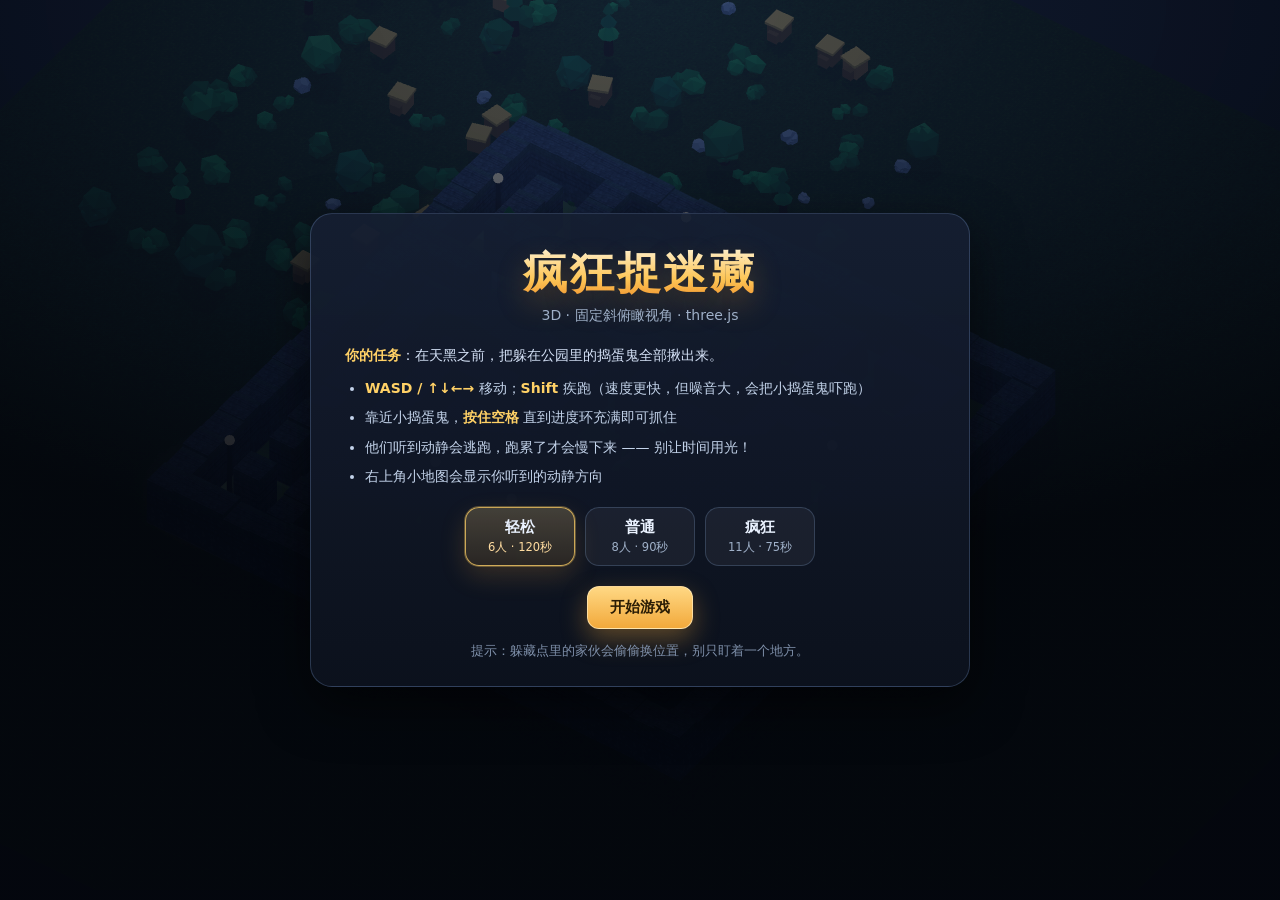
<file: index.html>
<!DOCTYPE html>
<html lang="zh-CN">
<head>
<meta charset="UTF-8" />
<meta name="viewport" content="width=device-width, initial-scale=1, user-scalable=no" />
<title>疯狂捉迷藏 · Hide &amp; Seek 3D</title>
<meta name="theme-color" content="#0e1421" />
<meta name="description" content="three.js 固定斜俯瞰视角的 3D 捉迷藏游戏：在天黑前把躲在公园里的捣蛋鬼全部找出来。" />
<!-- 内联矢量图标：手电筒光锥 + 被找到的小家伙（无外部请求） -->
<link rel="icon" href="data:image/svg+xml,%3Csvg xmlns='http://www.w3.org/2000/svg' viewBox='0 0 64 64'%3E%3Crect width='64' height='64' rx='14' fill='%230e1421'/%3E%3Cpath d='M14 52 L50 20 L54 24 L18 56 Z' fill='%23ffd166' opacity='.35'/%3E%3Ccircle cx='47' cy='17' r='9' fill='%23ffe9a8'/%3E%3Ccircle cx='22' cy='44' r='9' fill='%237fe7d6'/%3E%3Ccircle cx='19' cy='42' r='1.8' fill='%230e1421'/%3E%3Ccircle cx='25' cy='42' r='1.8' fill='%230e1421'/%3E%3C/svg%3E" />
<link rel="stylesheet" href="css/style.css" />
</head>
<body>
<div id="app">
  <canvas id="game-canvas"></canvas>

  <!-- ===================== HUD ===================== -->
  <div id="hud" class="hidden">
    <div class="hud-top">
      <div class="panel stat">
        <span class="label">剩余时间</span>
        <span class="value" id="stat-time">90</span>
        <div class="bar"><i id="time-bar"></i></div>
      </div>
      <div class="panel stat">
        <span class="label">抓到</span>
        <span class="value"><b id="stat-found">0</b> / <span id="stat-total">8</span></span>
      </div>
      <div class="panel stat">
        <span class="label">噪音</span>
        <span class="value" id="stat-noise">安静</span>
        <div class="bar noise"><i id="noise-bar"></i></div>
      </div>
      <div class="panel stat">
        <span class="label">关卡</span>
        <span class="value" id="stat-level">1</span>
      </div>
      <div class="hud-buttons">
        <button class="btn ghost" id="btn-pause" title="暂停 / 继续 (Esc)">⏸</button>
        <button class="btn ghost" id="btn-sound" title="音效开关 (M)">🔊</button>
      </div>
    </div>

    <div id="toast"></div>
    <div id="minimap-wrap" class="panel">
      <canvas id="minimap" width="210" height="210"></canvas>
      <div class="mm-title">小地图</div>
    </div>
    <!-- 触屏虚拟摇杆 -->
    <div id="joystick" class="hidden">
      <div class="joy-base"><i class="joy-knob"></i></div>
      <div class="joy-hint">按住拖动移动</div>
    </div>
    <button id="btn-grab" class="hidden">抓<i>住</i></button>

    <div class="hint">
      <b>WASD</b>/方向键 移动 · <b>Shift</b> 疾跑(吵) · <b>空格</b> 抓住 · <b>Esc</b> 暂停
    </div>
  </div>

  <!-- ===================== 开始界面 ===================== -->
  <div id="screen-start" class="screen">
    <div class="card">
      <h1>疯狂捉迷藏</h1>
      <p class="sub">3D · 固定斜俯瞰视角 · three.js</p>
      <div class="rules">
        <p><b>你的任务</b>：在天黑之前，把躲在公园里的捣蛋鬼全部揪出来。</p>
        <ul>
          <li><b>WASD / ↑↓←→</b> 移动；<b>Shift</b> 疾跑（速度更快，但噪音大，会把小捣蛋鬼吓跑）</li>
          <li>靠近小捣蛋鬼，<b>按住空格</b> 直到进度环充满即可抓住</li>
          <li>他们听到动静会逃跑，跑累了才会慢下来 —— 别让时间用光！</li>
          <li>右上角小地图会显示你听到的动静方向</li>
        </ul>
      </div>
      <div class="diff-row" id="diff-row">
        <button class="diff selected" data-diff="easy">轻松<b>6人 · 120秒</b></button>
        <button class="diff" data-diff="normal">普通<b>8人 · 90秒</b></button>
        <button class="diff" data-diff="hard">疯狂<b>11人 · 75秒</b></button>
      </div>
      <button class="btn primary" id="btn-start">开始游戏</button>
      <p class="foot">提示：躲藏点里的家伙会偷偷换位置，别只盯着一个地方。</p>
    </div>
  </div>

  <!-- ===================== 倒数 ===================== -->
  <div id="countdown" class="hidden"><span id="countdown-text">3</span></div>

  <!-- ===================== 结算界面 ===================== -->
  <div id="screen-end" class="screen hidden">
    <div class="card">
      <h2 id="end-title">游戏结束</h2>
      <p id="end-desc" class="sub"></p>
      <div id="end-stats" class="end-stats"></div>
      <div class="diff-row">
        <button class="btn primary" id="btn-again">再来一局</button>
        <button class="btn" id="btn-next">下一关</button>
        <button class="btn ghost" id="btn-menu">返回主菜单</button>
      </div>
    </div>
  </div>

  <!-- ===================== 暂停 ===================== -->
  <div id="screen-pause" class="screen hidden">
    <div class="card small">
      <h2>已暂停</h2>
      <p class="sub" id="pause-tip">按 Esc 继续游戏</p>
      <button class="btn primary" id="btn-resume">继续</button>
      <button class="btn ghost" id="btn-restart">重新开始</button>
    </div>
  </div>

  <div id="loading" class="screen"><div class="card small"><h2>加载中…</h2><p class="sub" id="loading-tip">正在生成公园</p></div></div>
</div>

<script src="vendor/three.min.js"></script>
<script src="js/core/util.js"></script>
<script src="js/core/audio.js"></script>
<script src="js/core/input.js"></script>
<script src="js/game/maze.js"></script>
<script src="js/game/scene.js"></script>
<script src="js/game/characters.js"></script>
<script src="js/game/particles.js"></script>
<script src="js/game/minimap.js"></script>
<script src="js/game/game.js"></script>
<script src="js/main.js"></script>
</body>
</html>
</file>
<file: css/style.css>
/* ===================== 疯狂捉迷藏 · UI ===================== */
:root {
  --ink: #eaf2ff;
  --dim: #9fb0c8;
  --gold: #ffd166;
  --cyan: #7fe7d6;
  --danger: #ff6b6b;
  --panel: rgba(14, 20, 33, 0.62);
  --panel-line: rgba(150, 190, 255, 0.18);
  --shadow: 0 18px 50px rgba(0, 0, 0, 0.55);
}

* { box-sizing: border-box; }

html, body {
  margin: 0;
  padding: 0;
  height: 100%;
  overflow: hidden;
  background: #070b14;
  color: var(--ink);
  font-family: "PingFang SC", "Hiragino Sans GB", "Microsoft YaHei", "Noto Sans SC", system-ui, -apple-system, sans-serif;
  -webkit-font-smoothing: antialiased;
  user-select: none;
  -webkit-user-select: none;
}

#app { position: fixed; inset: 0; }

#game-canvas {
  position: absolute;
  inset: 0;
  display: block;
  width: 100%;
  height: 100%;
  touch-action: none;
}

.hidden { display: none !important; }

/* ---------------- 面板通用 ---------------- */
.panel {
  background: var(--panel);
  border: 1px solid var(--panel-line);
  border-radius: 14px;
  backdrop-filter: blur(10px) saturate(1.2);
  -webkit-backdrop-filter: blur(10px) saturate(1.2);
  box-shadow: var(--shadow);
}

.btn {
  appearance: none;
  border: 1px solid rgba(160, 200, 255, 0.22);
  background: rgba(255, 255, 255, 0.06);
  color: var(--ink);
  font: inherit;
  font-size: 15px;
  padding: 11px 22px;
  border-radius: 12px;
  cursor: pointer;
  transition: transform 0.12s ease, background 0.18s ease, box-shadow 0.18s ease, border-color 0.18s ease;
}
.btn:hover { background: rgba(255, 255, 255, 0.13); transform: translateY(-1px); }
.btn:active { transform: translateY(1px) scale(0.99); }
.btn.primary {
  background: linear-gradient(180deg, #ffd884, #f2a93b);
  color: #2a1c05;
  font-weight: 800;
  border-color: rgba(255, 235, 190, 0.7);
  box-shadow: 0 10px 26px rgba(242, 169, 59, 0.35);
}
.btn.primary:hover { box-shadow: 0 14px 32px rgba(242, 169, 59, 0.5); }
.btn.ghost { padding: 9px 14px; font-size: 14px; }

/* ---------------- HUD ---------------- */
#hud { position: absolute; inset: 0; pointer-events: none; }
#hud .hud-top {
  position: absolute;
  top: 14px;
  left: 14px;
  right: 14px;
  display: flex;
  gap: 10px;
  align-items: flex-start;
  flex-wrap: wrap;
}
.stat {
  padding: 8px 14px;
  min-width: 104px;
  display: flex;
  flex-direction: column;
  gap: 2px;
}
.stat .label { font-size: 11px; letter-spacing: 0.12em; color: var(--dim); }
.stat .value { font-size: 20px; font-weight: 800; line-height: 1.15; font-variant-numeric: tabular-nums; }
.stat .value b { color: var(--gold); }
.stat .bar {
  height: 5px;
  border-radius: 3px;
  background: rgba(255, 255, 255, 0.12);
  overflow: hidden;
  margin-top: 3px;
}
.stat .bar i {
  display: block;
  height: 100%;
  width: 100%;
  border-radius: 3px;
  background: linear-gradient(90deg, #7fe7d6, #4fc3f7);
  transition: width 0.15s linear, background 0.3s ease;
}
.stat .bar i.low { background: linear-gradient(90deg, #ffb35c, #ff5c5c); }
.stat .bar.noise i { background: linear-gradient(90deg, #86e3a2, #ffd166, #ff6b6b); width: 6%; }
.stat.hot { border-color: rgba(255, 120, 120, 0.55); box-shadow: 0 0 0 1px rgba(255, 107, 107, 0.25), var(--shadow); }

.hud-buttons { margin-left: auto; display: flex; gap: 8px; pointer-events: auto; }

#toast {
  position: absolute;
  left: 50%;
  top: 96px;
  transform: translateX(-50%);
  display: flex;
  flex-direction: column;
  gap: 8px;
  align-items: center;
  pointer-events: none;
}
#toast .msg {
  padding: 8px 18px;
  border-radius: 999px;
  background: rgba(10, 16, 28, 0.72);
  border: 1px solid var(--panel-line);
  font-size: 14px;
  font-weight: 700;
  animation: toast-in 0.28s cubic-bezier(0.2, 1.4, 0.5, 1), toast-out 0.4s ease 1.5s forwards;
  backdrop-filter: blur(8px);
}
#toast .msg.warn { color: #ffd0d0; border-color: rgba(255, 107, 107, 0.5); }
/* 撞到障碍物的提示：暖黄色 + 轻微抖动，一眼就能看到 */
#toast .msg.block {
  color: #ffedc4;
  border-color: rgba(255, 209, 102, 0.6);
  background: rgba(38, 27, 8, 0.82);
  animation: toast-in 0.24s cubic-bezier(0.2, 1.4, 0.5, 1), shake 0.42s ease 0.12s, toast-out 0.4s ease 1.7s forwards;
}
@keyframes shake {
  0%, 100% { transform: translateX(0); }
  20% { transform: translateX(-6px); }
  40% { transform: translateX(5px); }
  60% { transform: translateX(-3px); }
  80% { transform: translateX(2px); }
}
#toast .msg.good { color: #d6ffe6; border-color: rgba(126, 231, 214, 0.5); }
#toast .msg.gold { color: #fff1c9; border-color: rgba(255, 209, 102, 0.55); }
@keyframes toast-in { from { opacity: 0; transform: translateY(-12px) scale(0.9); } to { opacity: 1; transform: none; } }
@keyframes toast-out { to { opacity: 0; transform: translateY(-10px); } }

#minimap-wrap {
  position: absolute;
  right: 14px;
  bottom: 14px;
  padding: 8px;
  border-radius: 16px;
}
#minimap { display: block; border-radius: 10px; width: 210px; height: 210px; }
#minimap-wrap .mm-title {
  position: absolute;
  left: 14px;
  top: 11px;
  font-size: 11px;
  letter-spacing: 0.18em;
  color: rgba(220, 235, 255, 0.75);
  text-shadow: 0 1px 4px #000;
}

.hint {
  position: absolute;
  left: 50%;
  bottom: 16px;
  transform: translateX(-50%);
  font-size: 12.5px;
  color: rgba(210, 226, 250, 0.72);
  background: rgba(8, 13, 24, 0.55);
  border: 1px solid var(--panel-line);
  border-radius: 999px;
  padding: 7px 16px;
  white-space: nowrap;
  backdrop-filter: blur(8px);
}
.hint b { color: var(--gold); }

/* ---------------- 全屏界面 ---------------- */
.screen {
  position: absolute;
  inset: 0;
  display: flex;
  align-items: center;
  justify-content: center;
  padding: 24px;
  background: radial-gradient(120% 90% at 50% 0%, rgba(30, 45, 80, 0.55), rgba(4, 7, 14, 0.92) 70%);
  z-index: 20;
  animation: fade-in 0.3s ease;
}
@keyframes fade-in { from { opacity: 0; } to { opacity: 1; } }

.card {
  width: min(660px, 100%);
  max-height: calc(100vh - 48px);
  overflow: auto;
  background: linear-gradient(180deg, rgba(22, 31, 50, 0.92), rgba(12, 18, 30, 0.95));
  border: 1px solid rgba(150, 190, 255, 0.22);
  border-radius: 22px;
  padding: 30px 34px 26px;
  box-shadow: var(--shadow);
  text-align: center;
}
.card.small { width: min(380px, 100%); padding: 26px 28px 22px; }
.card h1 {
  margin: 0 0 4px;
  font-size: 44px;
  letter-spacing: 0.06em;
  background: linear-gradient(180deg, #fff6dd, #ffcb5c 60%, #f08a2a);
  -webkit-background-clip: text;
  background-clip: text;
  color: transparent;
  text-shadow: 0 12px 30px rgba(240, 160, 40, 0.25);
}
.card h2 { margin: 0 0 8px; font-size: 30px; }
.card .sub { margin: 0 0 18px; color: var(--dim); font-size: 14px; }

.rules { text-align: left; font-size: 14px; line-height: 1.75; color: #d5e2f7; margin: 0 0 18px; }
.rules p { margin: 0 0 8px; }
.rules ul { margin: 0; padding-left: 20px; }
.rules li { margin-bottom: 5px; color: #c3d3ea; }
.rules b { color: var(--gold); }
.card .foot { margin: 14px 0 0; font-size: 12.5px; color: #7f90aa; }

.diff-row { display: flex; gap: 10px; justify-content: center; flex-wrap: wrap; margin: 6px 0 20px; }
.diff {
  appearance: none;
  border: 1px solid rgba(160, 200, 255, 0.2);
  background: rgba(255, 255, 255, 0.05);
  color: var(--ink);
  font: inherit;
  font-size: 15px;
  font-weight: 700;
  padding: 10px 18px;
  border-radius: 14px;
  cursor: pointer;
  display: flex;
  flex-direction: column;
  gap: 3px;
  align-items: center;
  min-width: 110px;
  transition: all 0.16s ease;
}
.diff b { font-size: 11.5px; font-weight: 500; color: var(--dim); }
.diff:hover { background: rgba(255, 255, 255, 0.11); }
.diff.selected {
  background: linear-gradient(180deg, rgba(255, 216, 132, 0.22), rgba(242, 169, 59, 0.12));
  border-color: rgba(255, 209, 102, 0.75);
  box-shadow: 0 0 0 1px rgba(255, 209, 102, 0.3), 0 10px 26px rgba(242, 169, 59, 0.18);
}
.diff.selected b { color: #ffdca0; }

.end-stats {
  display: flex;
  justify-content: center;
  gap: 26px;
  margin: 8px 0 22px;
  flex-wrap: wrap;
}
.end-stats .es { display: flex; flex-direction: column; gap: 4px; }
.end-stats .es span:first-child { font-size: 11px; letter-spacing: 0.14em; color: var(--dim); }
.end-stats .es span:last-child { font-size: 24px; font-weight: 800; color: var(--gold); font-variant-numeric: tabular-nums; }

#countdown {
  position: absolute;
  inset: 0;
  display: flex;
  align-items: center;
  justify-content: center;
  z-index: 15;
  pointer-events: none;
}
#countdown span {
  font-size: 150px;
  font-weight: 900;
  color: #fff;
  text-shadow: 0 0 60px rgba(126, 231, 214, 0.75), 0 12px 40px rgba(0, 0, 0, 0.7);
  animation: pop 0.85s cubic-bezier(0.2, 1.5, 0.4, 1);
}
@keyframes pop {
  0% { transform: scale(1.9); opacity: 0; }
  35% { transform: scale(0.95); opacity: 1; }
  100% { transform: scale(1.05); opacity: 0.05; }
}

#loading { z-index: 40; }

@media (max-width: 720px) {
  .card h1 { font-size: 32px; }
  .card { padding: 22px 20px 18px; border-radius: 18px; }
  #minimap, #minimap-wrap { width: 150px; }
  #minimap { height: 150px; }
  #btn-grab { right: 18px; bottom: 250px; width: 78px; height: 78px; font-size: 15px; }
  #joystick { left: 16px; bottom: 18px; }
  #joystick .joy-base { width: 116px; height: 116px; }
  #joystick .joy-knob { width: 54px; height: 54px; margin: -27px 0 0 -27px; }
  .hint { display: none; }
  .stat { min-width: 84px; padding: 6px 10px; }
  .stat .value { font-size: 17px; }
}

/* ---------------- 触屏摇杆 ---------------- */
#joystick {
  position: absolute;
  left: 22px;
  bottom: 26px;
  z-index: 12;
  display: flex;
  flex-direction: column;
  align-items: center;
  gap: 8px;
  touch-action: none;
}
#joystick .joy-base {
  position: relative;
  width: 132px;
  height: 132px;
  border-radius: 50%;
  background: radial-gradient(circle at 50% 45%, rgba(140,190,255,0.18), rgba(10,16,28,0.5));
  border: 1px solid rgba(160,200,255,0.3);
  box-shadow: inset 0 0 24px rgba(0,0,0,0.45), 0 10px 28px rgba(0,0,0,0.4);
  backdrop-filter: blur(6px);
  touch-action: none;
}
#joystick .joy-knob {
  position: absolute;
  left: 50%;
  top: 50%;
  width: 62px;
  height: 62px;
  margin: -31px 0 0 -31px;
  border-radius: 50%;
  background: radial-gradient(circle at 40% 35%, #dff1ff, #7fb2e8 60%, #3d6ea8);
  box-shadow: 0 6px 18px rgba(0,0,0,0.5);
  transition: transform 0.05s linear;
}
#joystick .joy-hint {
  font-size: 11px;
  color: rgba(210,226,250,0.6);
  text-shadow: 0 1px 3px #000;
}
#btn-grab {
  position: absolute;
  right: 26px;
  bottom: 310px;
  z-index: 12;
  width: 88px;
  height: 88px;
  border-radius: 50%;
  border: 1px solid rgba(255,215,130,0.6);
  background: radial-gradient(circle at 40% 35%, rgba(255,229,170,0.95), rgba(232,160,50,0.9));
  color: #2a1c05;
  font: inherit;
  font-size: 17px;
  font-weight: 900;
  line-height: 1.05;
  letter-spacing: 0.06em;
  box-shadow: 0 10px 26px rgba(0,0,0,0.45), 0 0 0 6px rgba(255,209,102,0.12);
  touch-action: none;
  cursor: pointer;
}
#btn-grab i { font-style: normal; display: block; font-size: 12px; letter-spacing: 0.3em; }
#btn-grab:active { transform: scale(0.94); }
</file>
